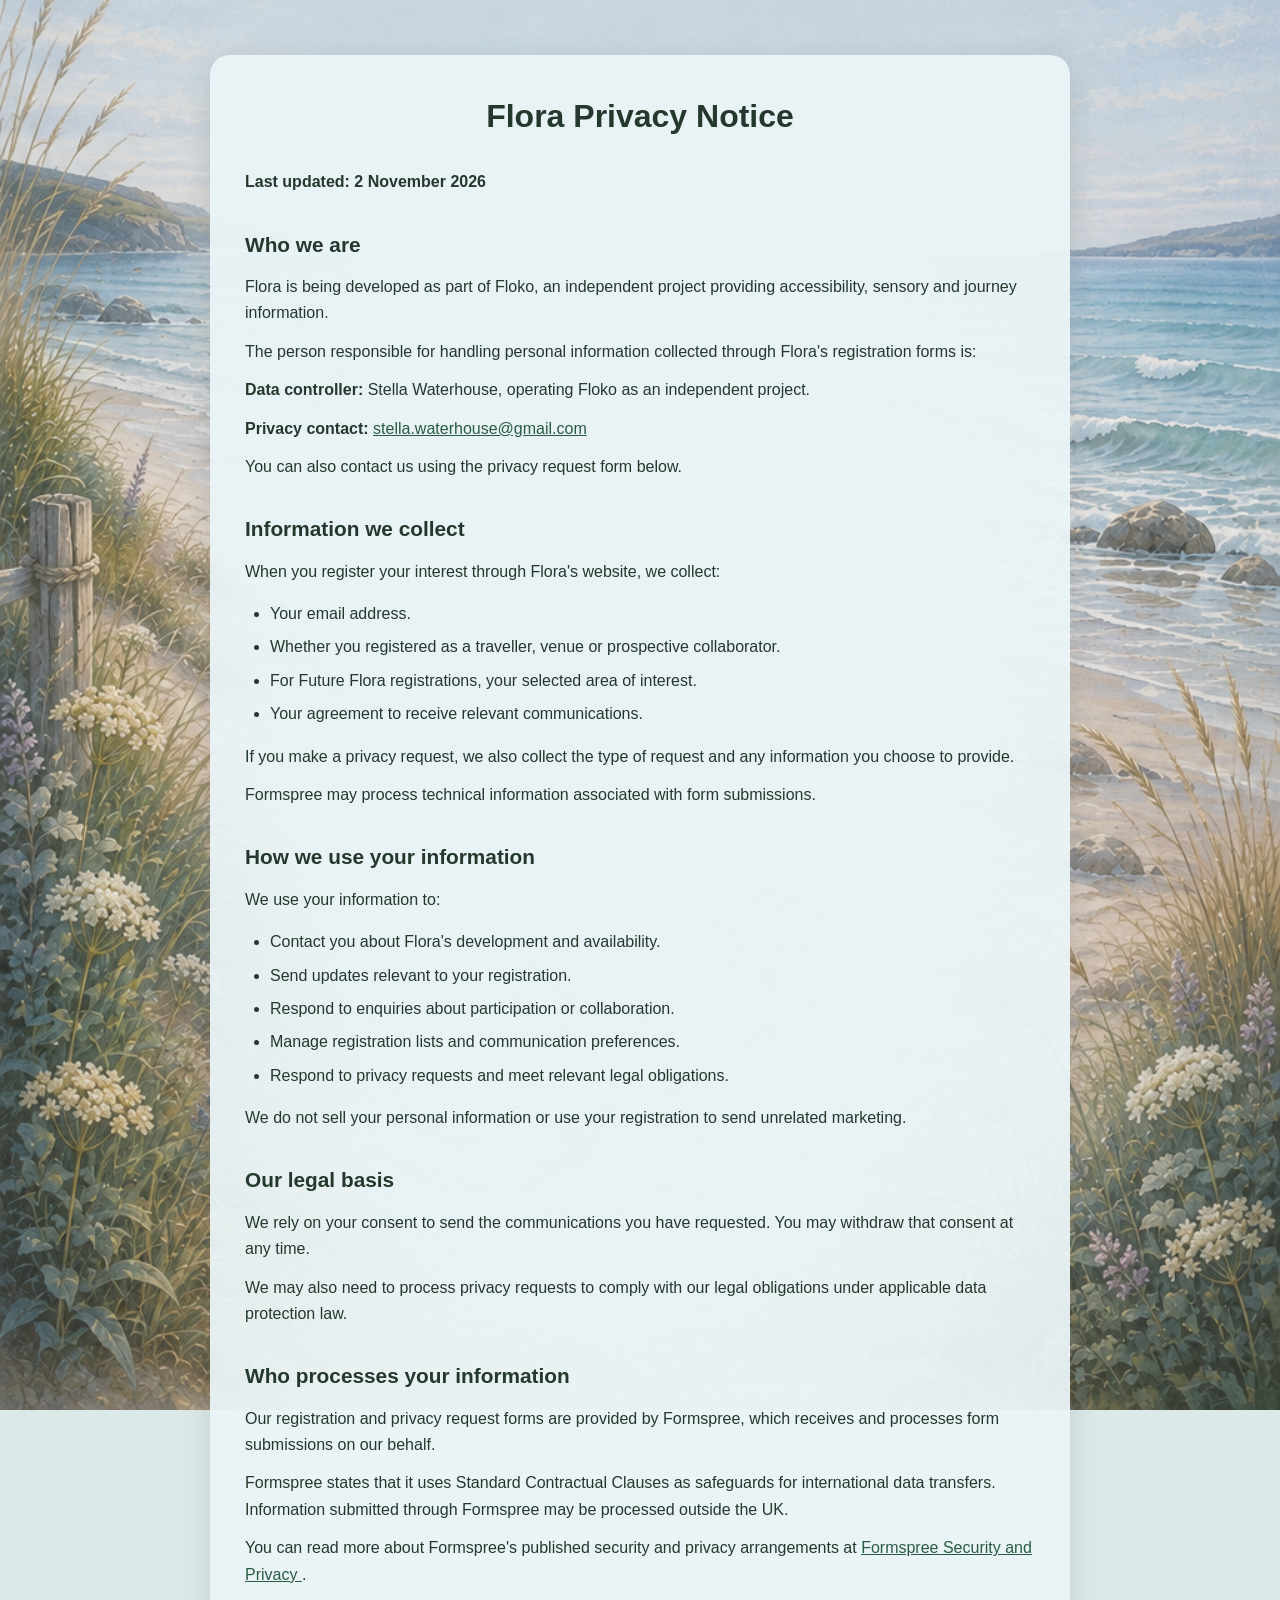
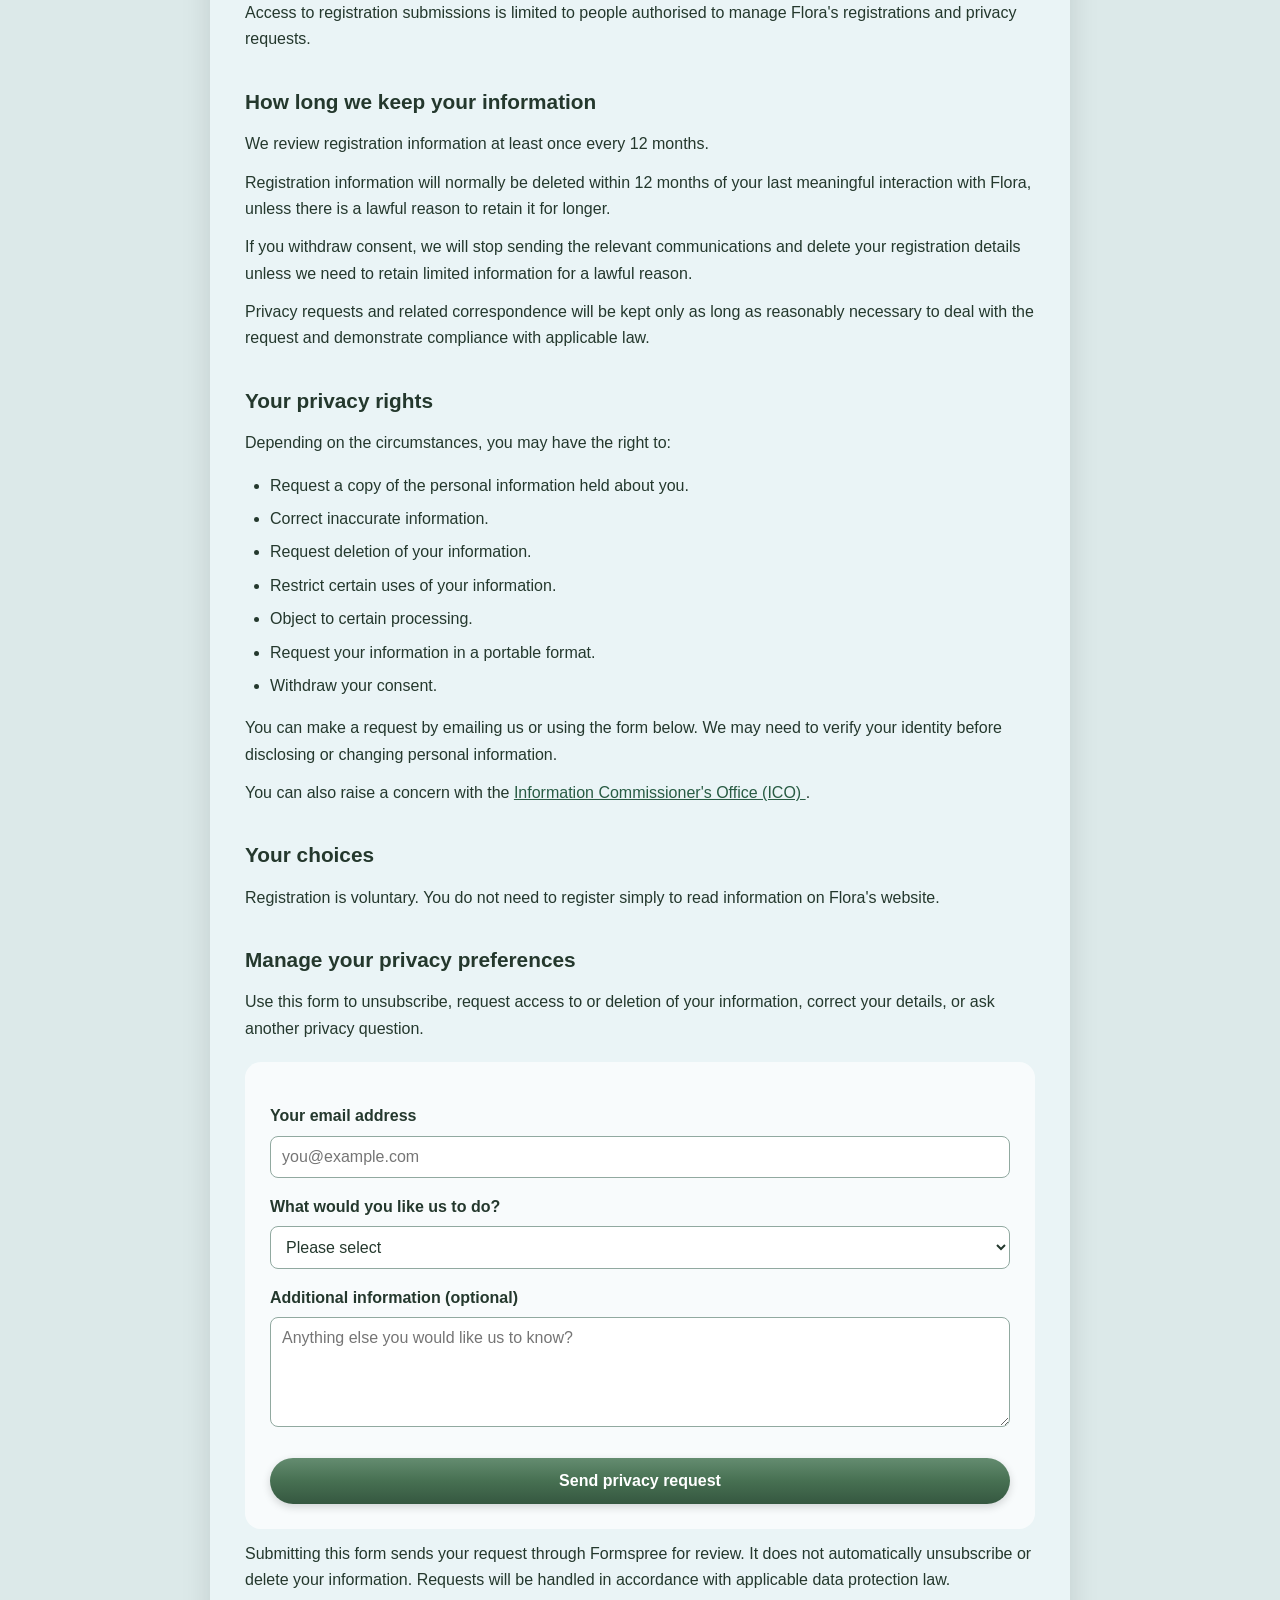
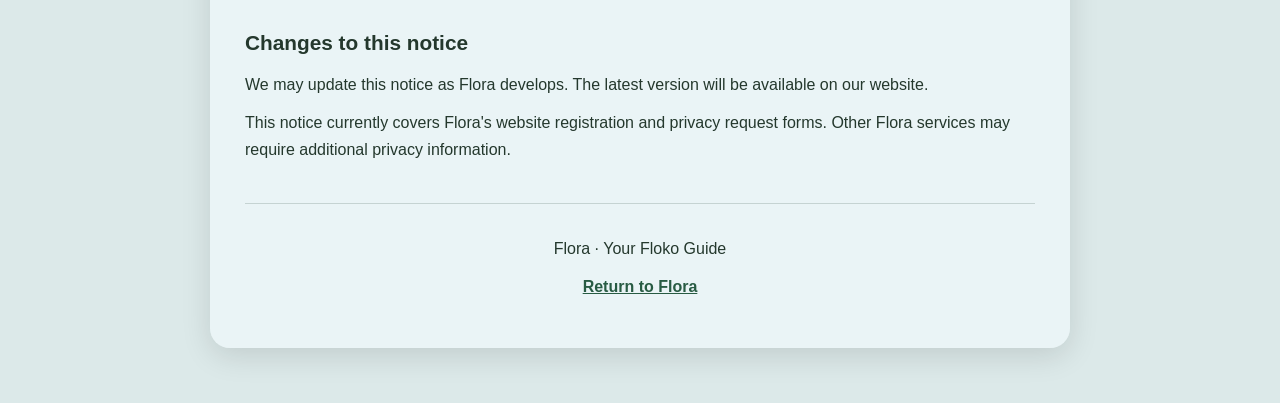
<file: flora_privacy.html>
<!DOCTYPE html>
<html lang="en">
<head>
    <meta charset="UTF-8">
    <meta name="viewport" content="width=device-width, initial-scale=1.0">

    <title>Privacy Notice | Flora</title>

    <style>
        * {
            box-sizing: border-box;
        }

        body {
            margin: 0;
            font-family: Arial, Helvetica, sans-serif;
            color: #24382d;
            line-height: 1.65;
            background-color: #dce9e9;
            background-image: url("flora-beach.png");
            background-size: cover;
            background-position: center center;
            background-repeat: no-repeat;
            background-attachment: fixed;
        }

        .page {
            max-width: 900px;
            margin: 35px auto;
            padding: 20px;
        }

        .content {
            background: rgba(235, 245, 247, 0.94);
            border-radius: 20px;
            padding: 35px;
            box-shadow: 0 8px 30px rgba(0, 0, 0, 0.12);
        }

        h1 {
            text-align: center;
            font-size: 2rem;
            margin-top: 0;
        }

        h2 {
            font-size: 1.3rem;
            margin-top: 32px;
            margin-bottom: 10px;
        }

        p {
            margin: 12px 0;
        }

        ul {
            padding-left: 25px;
        }

        li {
            margin-bottom: 7px;
        }

        a {
            color: #285b43;
            overflow-wrap: anywhere;
        }

        .privacy-form {
            background: rgba(255, 255, 255, 0.7);
            padding: 25px;
            border-radius: 16px;
            margin-top: 20px;
        }

        .privacy-form label {
            display: block;
            font-weight: bold;
            margin: 16px 0 6px;
        }

        .privacy-form input,
        .privacy-form select,
        .privacy-form textarea {
            width: 100%;
            padding: 11px;
            border: 1px solid #91a9a0;
            border-radius: 8px;
            background: white;
            color: #24382d;
            font-family: inherit;
            font-size: 16px;
        }

        .privacy-form textarea {
            min-height: 110px;
            resize: vertical;
        }

        .privacy-form button {
            display: block;
            width: 100%;
            margin-top: 22px;
            padding: 14px 20px;
            border: none;
            border-radius: 30px;
            color: white;
            font-size: 16px;
            font-weight: bold;
            cursor: pointer;
            background: linear-gradient(
                180deg,
                #648c70 0%,
                #477052 50%,
                #355740 100%
            );
            box-shadow: 0 3px 8px rgba(0, 0, 0, 0.16);
        }

        .privacy-form button:hover {
            background: #41684d;
        }

        a:focus-visible,
        button:focus-visible,
        input:focus-visible,
        select:focus-visible,
        textarea:focus-visible {
            outline: 3px solid #285b43;
            outline-offset: 3px;
        }

        .footer {
            text-align: center;
            margin-top: 40px;
            padding-top: 20px;
            border-top: 1px solid rgba(50, 80, 65, 0.2);
        }

        .footer a {
            font-weight: bold;
        }

        @media (max-width: 680px) {
            body {
                background-attachment: scroll;
            }

            .page {
                margin: 10px auto;
                padding: 12px;
            }

            .content {
                padding: 22px;
            }

            .privacy-form {
                padding: 18px;
            }

            h1 {
                font-size: 1.65rem;
            }
        }
    </style>
</head>

<body>

<main class="page">
<article class="content">

    <h1>Flora Privacy Notice</h1>

    <p><strong>Last updated: 2 November 2026</strong></p>

    <h2>Who we are</h2>

    <p>
        Flora is being developed as part of Floko,
        an independent project providing accessibility,
        sensory and journey information.
    </p>

    <p>
        The person responsible for handling personal
        information collected through Flora's
        registration forms is:
    </p>

    <p>
        <strong>Data controller:</strong>
        Stella Waterhouse, operating Floko
        as an independent project.
    </p>

    <p>
        <strong>Privacy contact:</strong>
        <a href="mailto:stella.waterhouse@gmail.com">
            stella.waterhouse@gmail.com
        </a>
    </p>

    <p>
        You can also contact us using the privacy
        request form below.
    </p>

    <h2>Information we collect</h2>

    <p>
        When you register your interest through
        Flora's website, we collect:
    </p>

    <ul>
        <li>Your email address.</li>
        <li>
            Whether you registered as a traveller,
            venue or prospective collaborator.
        </li>
        <li>
            For Future Flora registrations,
            your selected area of interest.
        </li>
        <li>
            Your agreement to receive relevant
            communications.
        </li>
    </ul>

    <p>
        If you make a privacy request, we also
        collect the type of request and any
        information you choose to provide.
    </p>

    <p>
        Formspree may process technical information
        associated with form submissions.
    </p>

    <h2>How we use your information</h2>

    <p>We use your information to:</p>

    <ul>
        <li>
            Contact you about Flora's development
            and availability.
        </li>
        <li>
            Send updates relevant to your registration.
        </li>
        <li>
            Respond to enquiries about participation
            or collaboration.
        </li>
        <li>
            Manage registration lists and
            communication preferences.
        </li>
        <li>
            Respond to privacy requests and
            meet relevant legal obligations.
        </li>
    </ul>

    <p>
        We do not sell your personal information
        or use your registration to send unrelated
        marketing.
    </p>

    <h2>Our legal basis</h2>

    <p>
        We rely on your consent to send the
        communications you have requested.
        You may withdraw that consent at any time.
    </p>

    <p>
        We may also need to process privacy requests
        to comply with our legal obligations under
        applicable data protection law.
    </p>

    <h2>Who processes your information</h2>

    <p>
        Our registration and privacy request forms
        are provided by Formspree, which receives
        and processes form submissions on our behalf.
    </p>

    <p>
        Formspree states that it uses Standard
        Contractual Clauses as safeguards for
        international data transfers.
        Information submitted through Formspree
        may be processed outside the UK.
    </p>

    <p>
        You can read more about Formspree's
        published security and privacy arrangements at
        <a href="https://formspree.io/security/"
           target="_blank"
           rel="noopener noreferrer">
            Formspree Security and Privacy
        </a>.
    </p>

    <p>
        Access to registration submissions is
        limited to people authorised to manage
        Flora's registrations and privacy requests.
    </p>

    <h2>How long we keep your information</h2>

    <p>
        We review registration information at
        least once every 12 months.
    </p>

    <p>
        Registration information will normally
        be deleted within 12 months of your last
        meaningful interaction with Flora,
        unless there is a lawful reason to
        retain it for longer.
    </p>

    <p>
        If you withdraw consent, we will stop
        sending the relevant communications
        and delete your registration details
        unless we need to retain limited
        information for a lawful reason.
    </p>

    <p>
        Privacy requests and related correspondence
        will be kept only as long as reasonably
        necessary to deal with the request and
        demonstrate compliance with applicable law.
    </p>

    <h2>Your privacy rights</h2>

    <p>
        Depending on the circumstances,
        you may have the right to:
    </p>

    <ul>
        <li>
            Request a copy of the personal
            information held about you.
        </li>
        <li>
            Correct inaccurate information.
        </li>
        <li>
            Request deletion of your information.
        </li>
        <li>
            Restrict certain uses of your information.
        </li>
        <li>
            Object to certain processing.
        </li>
        <li>
            Request your information in a
            portable format.
        </li>
        <li>
            Withdraw your consent.
        </li>
    </ul>

    <p>
        You can make a request by emailing us
        or using the form below.
        We may need to verify your identity
        before disclosing or changing
        personal information.
    </p>

    <p>
        You can also raise a concern with the
        <a href="https://ico.org.uk/"
           target="_blank"
           rel="noopener noreferrer">
            Information Commissioner's Office (ICO)
        </a>.
    </p>

    <h2>Your choices</h2>

    <p>
        Registration is voluntary.
        You do not need to register simply
        to read information on Flora's website.
    </p>

    <h2>Manage your privacy preferences</h2>

    <p>
        Use this form to unsubscribe,
        request access to or deletion of your
        information, correct your details,
        or ask another privacy question.
    </p>

    <form
        class="privacy-form"
        action="https://formspree.io/f/xnpponky"
        method="POST"
    >

        <input
            type="hidden"
            name="form_name"
            value="Flora Privacy Requests"
        >

        <label for="email">
            Your email address
        </label>

        <input
            type="email"
            id="email"
            name="email"
            autocomplete="email"
            placeholder="you@example.com"
            required
        >

        <label for="request_type">
            What would you like us to do?
        </label>

        <select
            id="request_type"
            name="request_type"
            required
        >
            <option value="" disabled selected>
                Please select
            </option>

            <option value="unsubscribe">
                Unsubscribe from Flora updates
            </option>

            <option value="delete">
                Delete my personal information
            </option>

            <option value="access">
                Send me a copy of my information
            </option>

            <option value="correct">
                Correct my information
            </option>

            <option value="restrict">
                Restrict or object to processing
            </option>

            <option value="other">
                Another privacy enquiry
            </option>
        </select>

        <label for="message">
            Additional information (optional)
        </label>

        <textarea
            id="message"
            name="message"
            placeholder="Anything else you would like us to know?"
        ></textarea>

        <button type="submit">
            Send privacy request
        </button>

    </form>

    <p>
        Submitting this form sends your request
        through Formspree for review.
        It does not automatically unsubscribe
        or delete your information.
        Requests will be handled in accordance
        with applicable data protection law.
    </p>

    <h2>Changes to this notice</h2>

    <p>
        We may update this notice as Flora develops.
        The latest version will be available
        on our website.
    </p>

    <p>
        This notice currently covers Flora's
        website registration and privacy request
        forms. Other Flora services may require
        additional privacy information.
    </p>

<footer class="footer">
    <p>
        Flora &middot; Your Floko Guide
    </p>

    <p>
        <a href="index.html">Return to Flora</a>
    </p>
    
</footer>

</article>
</main>

</body>
</html>
</file>
